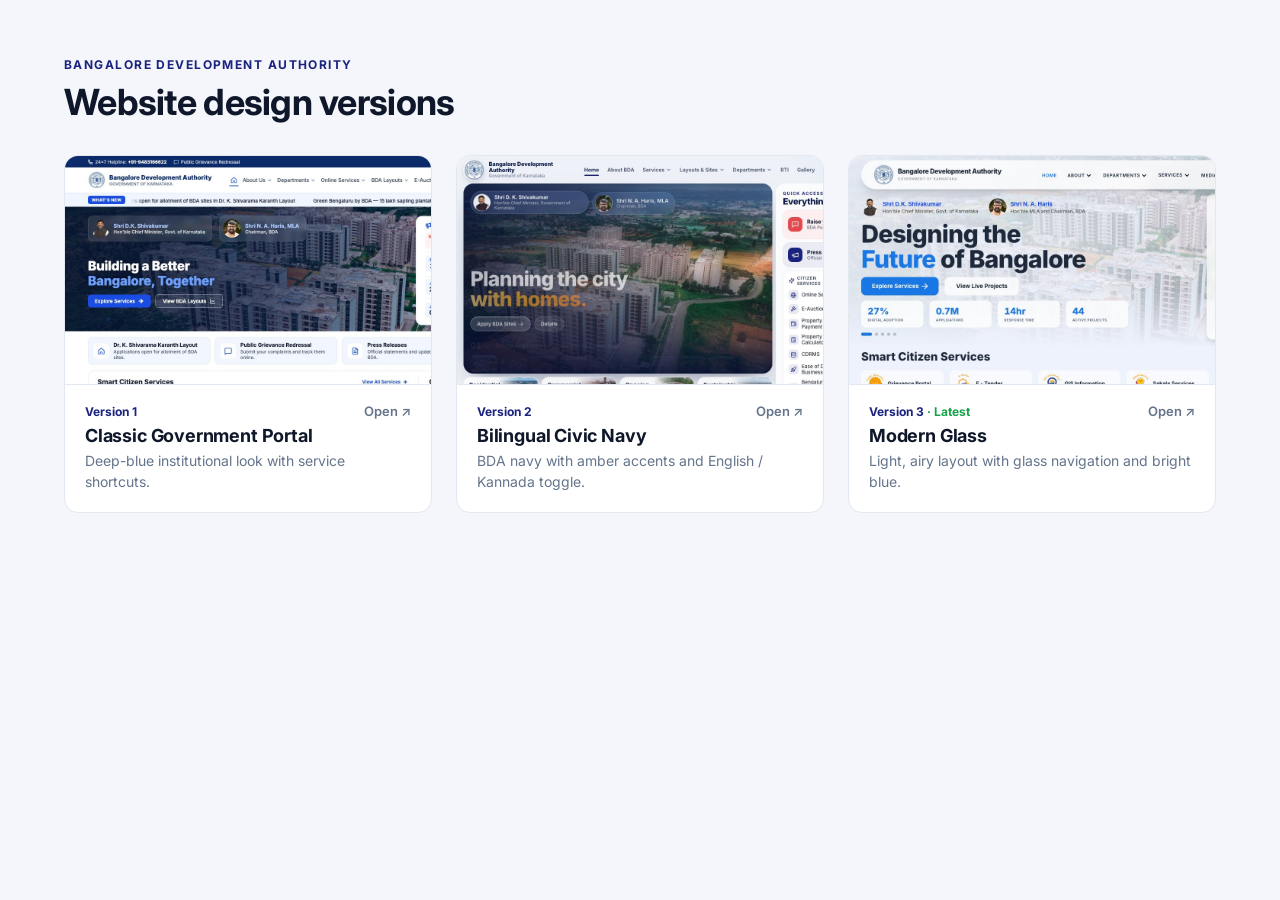
<file: index.html>
<!doctype html>
<html lang="en">
<head>
  <meta charset="utf-8" />
  <meta name="viewport" content="width=device-width, initial-scale=1" />
  <title>BDA Design Versions</title>
  <link rel="preconnect" href="https://fonts.googleapis.com" />
  <link rel="preconnect" href="https://fonts.gstatic.com" crossorigin />
  <link href="https://fonts.googleapis.com/css2?family=Inter:wght@400;600;700&display=swap" rel="stylesheet" />
  <style>
    :root {
      --bg: #f4f6fb;
      --card: #ffffff;
      --ink: #0f172a;
      --muted: #64748b;
      --line: #e2e8f0;
      --accent: #1a237e;
    }
    * { box-sizing: border-box; }
    body {
      margin: 0;
      font-family: Inter, system-ui, -apple-system, sans-serif;
      background: var(--bg);
      color: var(--ink);
      -webkit-font-smoothing: antialiased;
    }
    .wrap { max-width: 1200px; margin: 0 auto; padding: 56px 24px 72px; }

    header { margin-bottom: 32px; }
    .eyebrow { font-size: 12px; font-weight: 700; letter-spacing: .12em; text-transform: uppercase; color: var(--accent); margin: 0 0 8px; }
    h1 { font-size: clamp(28px, 4vw, 36px); line-height: 1.15; margin: 0; letter-spacing: -.02em; }

    .grid { display: grid; grid-template-columns: repeat(auto-fill, minmax(320px, 1fr)); gap: 24px; }

    .card {
      display: block; text-decoration: none; color: inherit;
      background: var(--card); border: 1px solid var(--line); border-radius: 14px; overflow: hidden;
      transition: transform .2s ease, box-shadow .2s ease;
    }
    .card:hover, .card:focus-visible { transform: translateY(-3px); box-shadow: 0 16px 40px rgba(15, 23, 42, .10); }

    .card img {
      display: block; width: 100%; aspect-ratio: 16 / 10;
      object-fit: cover; object-position: top left;
      border-bottom: 1px solid var(--line);
    }

    .meta { padding: 18px 20px 20px; }
    .row { display: flex; align-items: center; justify-content: space-between; gap: 12px; margin-bottom: 6px; }
    .tag { font-size: 12px; font-weight: 700; color: var(--accent); }
    .tag.latest::after { content: " · Latest"; color: #16a34a; }
    .open { font-size: 13px; font-weight: 600; color: var(--muted); }
    .card:hover .open { color: var(--accent); }
    h2 { font-size: 18px; margin: 0 0 4px; letter-spacing: -.01em; }
    p { font-size: 14px; color: var(--muted); line-height: 1.5; margin: 0; }

    @media (max-width: 480px) {
      .wrap { padding: 32px 16px 48px; }
      .grid { grid-template-columns: 1fr; }
    }
  </style>
</head>
<body>
  <div class="wrap">
    <header>
      <p class="eyebrow">Bangalore Development Authority</p>
      <h1>Website design versions</h1>
    </header>

    <main class="grid">
      <a class="card" href="Website/index.html" target="_blank" rel="noopener">
        <img src="previews/Website.jpg" alt="Version 1 homepage" loading="lazy" />
        <div class="meta">
          <div class="row"><span class="tag">Version 1</span><span class="open">Open ↗</span></div>
          <h2>Classic Government Portal</h2>
          <p>Deep-blue institutional look with service shortcuts.</p>
        </div>
      </a>

      <a class="card" href="website-v2/index.html" target="_blank" rel="noopener">
        <img src="previews/website-v2.jpg" alt="Version 2 homepage" loading="lazy" />
        <div class="meta">
          <div class="row"><span class="tag">Version 2</span><span class="open">Open ↗</span></div>
          <h2>Bilingual Civic Navy</h2>
          <p>BDA navy with amber accents and English / Kannada toggle.</p>
        </div>
      </a>

      <a class="card" href="website-v3/index.html" target="_blank" rel="noopener">
        <img src="previews/website-v3.jpg" alt="Version 3 homepage" loading="lazy" />
        <div class="meta">
          <div class="row"><span class="tag latest">Version 3</span><span class="open">Open ↗</span></div>
          <h2>Modern Glass</h2>
          <p>Light, airy layout with glass navigation and bright blue.</p>
        </div>
      </a>
    </main>
  </div>
</body>
</html>
</file>
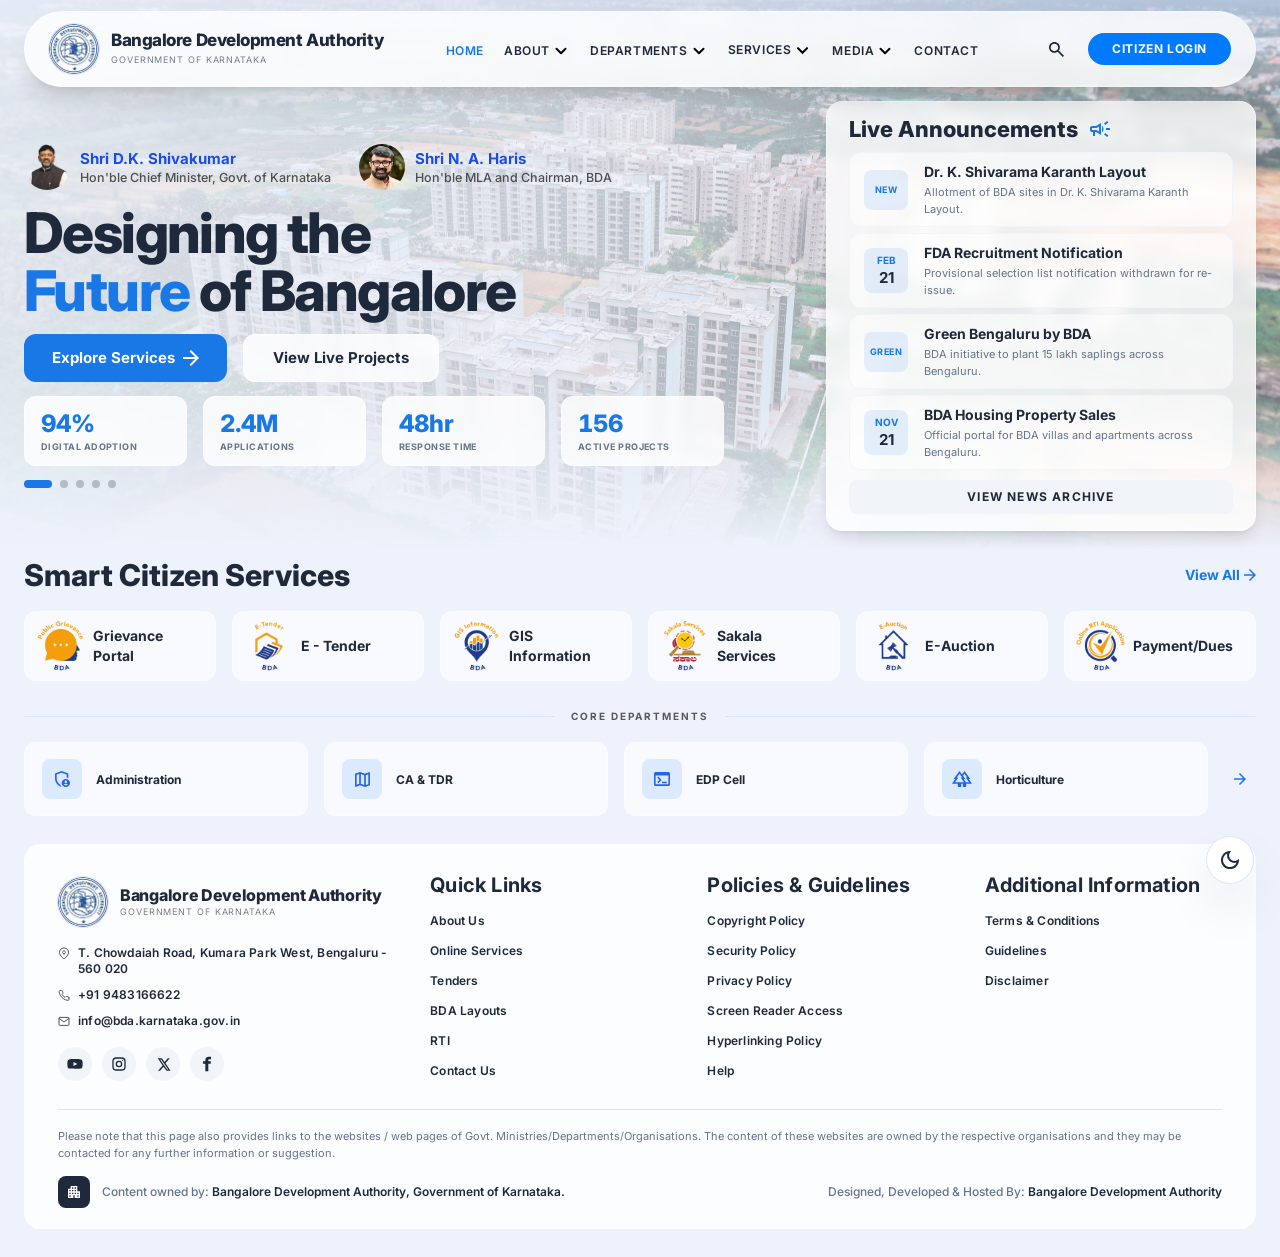
<file: website-v3/index.html>
<!DOCTYPE html>
<html lang="en">
<head>
  <meta charset="UTF-8">
  <meta name="viewport" content="width=device-width, initial-scale=1.0">
  <title>Bangalore Development Authority</title>
  <meta name="description" content="Bangalore Development Authority, Government of Karnataka — pioneering sustainable urban development through data-driven planning and citizen-centric digital infrastructure.">
  <link rel="icon" href="assets/img/bda-logo-hq.png">
  <link rel="preconnect" href="https://fonts.googleapis.com">
  <link rel="preconnect" href="https://fonts.gstatic.com" crossorigin>
  <link href="https://fonts.googleapis.com/css2?family=Inter:wght@400;500;600;700;800&display=swap" rel="stylesheet">
  <link rel="preload" as="image" href="assets/img/hero/hero-1.jpg">
  <link rel="stylesheet" href="styles.css">
  <script>
    // Apply saved theme before paint to avoid a flash
    try { var t = localStorage.getItem('bda-theme'); if (t) document.documentElement.dataset.theme = t; } catch (e) {}
  </script>
</head>
<body>
  <a class="skip-link" href="#main">Skip to content</a>

  <!-- Navigation -->
  <header class="nav-wrap">
    <nav class="nav glass" aria-label="Primary">
      <a href="https://bdakarnataka.in/" class="brand">
        <span class="brand-mark"><img src="assets/img/bda-logo-hq.png" alt="BDA emblem" width="50" height="50"></span>
        <span class="brand-text">
          <span class="brand-title">Bangalore Development Authority</span>
          <span class="brand-sub">Government of Karnataka</span>
        </span>
      </a>

      <ul class="nav-links" id="nav-links">
        <li><a href="https://bdakarnataka.in/" class="nav-link is-active">Home</a></li>

        <li class="has-menu">
          <button class="nav-link" aria-expanded="false" aria-haspopup="true">
            About <img src="assets/icons/chevron-down.svg" alt="" width="18" height="18" class="chev">
          </button>
          <ul class="dropdown glass">
            <li><a href="https://bdakarnataka.in/about-us">About BDA</a></li>
            <li><a href="https://bdakarnataka.in/about-us">Vision &amp; Mission</a></li>
            <li><a href="https://bdakarnataka.in/about-us">Acts &amp; Rules</a></li>
            <li><a href="https://bdakarnataka.in/generalPage?sectionKey=commissioners-corner&amp;title=Commissioner's%20Corner">Commissioner's Corner</a></li>
            <li><a href="https://bdakarnataka.in/generalPage?sectionKey=ease-of-doing-business&amp;title=Ease%20of%20Doing%20Business">Ease of Doing Business</a></li>
            <li><a href="https://bdakarnataka.in/jurisdiction-map">Jurisdiction Map</a></li>
            <li><a href="https://bdakarnataka.in/rti">RTI</a></li>
          </ul>
        </li>

        <li class="has-menu">
          <button class="nav-link" aria-expanded="false" aria-haspopup="true">
            Departments <img src="assets/icons/chevron-down.svg" alt="" width="18" height="18" class="chev">
          </button>
          <ul class="dropdown dropdown-cols glass">
            <li><a href="https://bdakarnataka.in/demo?sectionKey=administration&amp;sectionName=Administration">Administration</a></li>
            <li><a href="https://bdakarnataka.in/demo?sectionKey=ca-tdr&amp;sectionName=CA%20%26%20TDR">CA &amp; TDR</a></li>
            <li><a href="https://bdakarnataka.in/demo?sectionKey=edp-cell&amp;sectionName=EDP%20Cell">EDP Cell</a></li>
            <li><a href="https://bdakarnataka.in/demo?sectionKey=engineering&amp;sectionName=Engineering">Engineering</a></li>
            <li><a href="https://bdakarnataka.in/demo?sectionKey=finance&amp;sectionName=Finance">Finance</a></li>
            <li><a href="https://bdakarnataka.in/demo?sectionKey=forest&amp;sectionName=Forest">Forest</a></li>
            <li><a href="https://bdakarnataka.in/demo?sectionKey=forest-and-horticulture&amp;sectionName=Horticulture">Horticulture</a></li>
            <li><a href="https://bdakarnataka.in/demo?sectionKey=land-acquisition&amp;sectionName=Land%20Acquisition">Land Acquisition</a></li>
            <li><a href="https://bdakarnataka.in/demo?sectionKey=legal-section&amp;sectionName=Law%20Section">Law Section</a></li>
            <li><a href="https://bdakarnataka.in/demo?sectionKey=public-relations-wing&amp;sectionName=Public%20Relation%20Wing">Public Relation Wing</a></li>
            <li><a href="https://bdakarnataka.in/demo?sectionKey=stfvigilance&amp;sectionName=STF%2FVigilance">STF / Vigilance</a></li>
            <li><a href="https://bdakarnataka.in/demo?sectionKey=town-planning&amp;sectionName=Town%20Planning">Town Planning</a></li>
            <li class="dropdown-all"><a href="https://bdakarnataka.in/section-layout">All Departments →</a></li>
          </ul>
        </li>

        <li class="has-menu">
          <button class="nav-link" aria-expanded="false" aria-haspopup="true">
            Services <img src="assets/icons/chevron-down-2.svg" alt="" width="19" height="18.5" class="chev">
          </button>
          <ul class="dropdown dropdown-cols glass">
            <li><a href="https://bdakarnataka.in/online-services">Online Services</a></li>
            <li><a href="https://bdakarnataka.in/tender">Tenders</a></li>
            <li><a href="https://bdakarnataka.in/e-auction">E-Auction</a></li>
            <li><a href="https://bdakarnataka.in/bda-layout">BDA Layouts</a></li>
            <li><a href="https://bdakarnataka.in/casite">CA Site</a></li>
            <li><a href="https://bdakarnataka.in/stray-sites">Stray Sites Details</a></li>
            <li><a href="https://bdakarnataka.in/generalPage?sectionKey=property-tax-payment&amp;title=Property%20Tax%20Payment">Property Tax Payment</a></li>
            <li><a href="https://bdakarnataka.in/ptcalculator">Property Tax Calculator</a></li>
            <li><a href="https://bdakarnataka.in/generalPage?sectionKey=bda-flatsvillas-booking&amp;title=BDA%20Flats%2FVillas">BDA Flats / Villas</a></li>
            <li><a href="https://grievance.bdakarnataka.in/" target="_blank" rel="noopener">Grievance Portal</a></li>
            <li><a href="https://bdakarnataka.in/cdrms/admin/login" target="_blank" rel="noopener">CDRMS</a></li>
            <li><a href="https://bengalurubusinesscorridor.com/" target="_blank" rel="noopener">Bengaluru Business Corridor</a></li>
          </ul>
        </li>

        <li class="has-menu">
          <button class="nav-link" aria-expanded="false" aria-haspopup="true">
            Media <img src="assets/icons/chevron-down.svg" alt="" width="18" height="18" class="chev">
          </button>
          <ul class="dropdown glass">
            <li><a href="https://bdakarnataka.in/news">Latest News &amp; Events</a></li>
            <li><a href="https://bdakarnataka.in/pressrelease">Press Releases</a></li>
            <li><a href="https://bdakarnataka.in/photo-gallery">Photo Gallery</a></li>
          </ul>
        </li>

        <li><a href="https://bdakarnataka.in/contact" class="nav-link">Contact</a></li>

        <li class="has-menu mobile-only">
          <button class="nav-link" aria-expanded="false" aria-haspopup="true">
            Citizen Login <img src="assets/icons/chevron-down.svg" alt="" width="18" height="18" class="chev">
          </button>
          <ul class="dropdown glass">
            <li><a href="https://app.bda.karnataka.gov.in/bdaptax-citizen/login" target="_blank" rel="noopener">Property Tax Portal</a></li>
            <li><a href="https://app.bda.karnataka.gov.in/bdabt-citizen/login" target="_blank" rel="noopener">DSKL Betterment Tax</a></li>
            <li><a href="https://grievance.bdakarnataka.in/" target="_blank" rel="noopener">Grievance Portal</a></li>
            <li><a href="https://housing.bdabangalore.org/" target="_blank" rel="noopener">BDA Housing Portal</a></li>
          </ul>
        </li>
      </ul>

      <div class="nav-actions">
        <button class="icon-btn" id="search-btn" aria-label="Search" aria-expanded="false" aria-controls="search-panel">
          <img src="assets/icons/search.svg" alt="" width="15" height="15" class="ink-icon">
        </button>
        <div class="has-menu login-menu">
          <button class="btn-login" aria-expanded="false" aria-haspopup="true">Citizen Login</button>
          <ul class="dropdown glass dropdown-right">
            <li><a href="https://app.bda.karnataka.gov.in/bdaptax-citizen/login" target="_blank" rel="noopener">Property Tax Portal</a></li>
            <li><a href="https://app.bda.karnataka.gov.in/bdabt-citizen/login" target="_blank" rel="noopener">DSKL Betterment Tax</a></li>
            <li><a href="https://grievance.bdakarnataka.in/" target="_blank" rel="noopener">Grievance Portal</a></li>
            <li><a href="https://housing.bdabangalore.org/" target="_blank" rel="noopener">BDA Housing Portal</a></li>
          </ul>
        </div>
        <button class="menu-toggle" id="menu-toggle" aria-label="Open menu" aria-expanded="false" aria-controls="nav-links">
          <span></span><span></span><span></span>
        </button>
      </div>
    </nav>

    <form class="search-panel glass" id="search-panel" role="search" action="https://www.google.com/search" target="_blank" hidden>
      <input type="hidden" name="q" id="search-q">
      <input type="search" id="search-input" placeholder="Search bdakarnataka.in…" aria-label="Search bdakarnataka.in">
      <button type="submit" class="search-go">Search</button>
    </form>
  </header>

  <!-- Hero band: animated BDA background runs from the very top -->
  <section class="hero-band" id="about">
    <div class="hero-slides" aria-hidden="true">
      <div class="hero-slide is-active" style="background-image:url('assets/img/hero/hero-1.jpg')"></div>
      <div class="hero-slide" style="background-image:url('assets/img/hero/hero-2.jpg')"></div>
      <div class="hero-slide" style="background-image:url('assets/img/hero/hero-3.jpg')"></div>
      <div class="hero-slide" style="background-image:url('assets/img/hero/hero-4.jpg')"></div>
      <div class="hero-slide" style="background-image:url('assets/img/hero/hero-5.jpg')"></div>
      <div class="hero-overlay"></div>
    </div>

    <div class="hero container">
      <div class="hero-left">
        <div class="vip-row">
          <div class="vip-card">
            <img src="assets/img/vip-cm.png" alt="Shri D.K. Shivakumar" width="36" height="36">
            <div>
              <p class="vip-name">Shri D.K. Shivakumar</p>
              <p class="vip-role">Hon'ble Chief Minister, Govt. of Karnataka</p>
            </div>
          </div>
          <div class="vip-card">
            <img src="assets/img/vip-chairman.jpg" alt="Shri N. A. Haris" width="36" height="36">
            <div>
              <p class="vip-name">Shri N. A. Haris</p>
              <p class="vip-role">Hon'ble MLA and Chairman, BDA</p>
            </div>
          </div>
          <img src="assets/icons/line.svg" alt="" width="32" height="32" class="vip-divider">
        </div>

        <h1 class="hero-title">Designing the<br><span class="accent">Future</span> of Bangalore</h1>

        <div class="hero-ctas">
          <a href="https://bdakarnataka.in/online-services" class="btn btn-primary">Explore Services
            <img src="assets/icons/arrow-right.svg" alt="" width="16" height="16"></a>
          <a href="https://bdakarnataka.in/bda-layout" class="btn btn-glass">View Live Projects</a>
        </div>

        <div class="stats">
          <div class="stat glass"><span class="stat-num" data-count="94" data-suffix="%">94%</span><span class="stat-label">Digital Adoption</span></div>
          <div class="stat glass"><span class="stat-num" data-count="2.4" data-suffix="M" data-decimals="1">2.4M</span><span class="stat-label">Applications</span></div>
          <div class="stat glass"><span class="stat-num" data-count="48" data-suffix="hr">48hr</span><span class="stat-label">Response Time</span></div>
          <div class="stat glass"><span class="stat-num" data-count="156">156</span><span class="stat-label">Active Projects</span></div>
        </div>

        <div class="slide-dots" role="tablist" aria-label="Background images">
          <button class="is-active" aria-label="Image 1"></button>
          <button aria-label="Image 2"></button>
          <button aria-label="Image 3"></button>
          <button aria-label="Image 4"></button>
          <button aria-label="Image 5"></button>
        </div>
      </div>

      <aside class="announcements glass" aria-labelledby="ann-title">
        <div class="ann-head">
          <h2 id="ann-title">Live Announcements</h2>
          <img src="assets/icons/megaphone.svg" alt="" width="20" height="16">
        </div>
        <ul class="ann-list">
          <li><a href="https://bdakarnataka.in/shivaramakarnatha-layout" class="ann-item">
            <span class="ann-date ann-date-tag"><span class="m">New</span></span>
            <span class="ann-body"><span class="ann-title">Dr. K. Shivarama Karanth Layout</span><span class="ann-desc">Allotment of BDA sites in Dr. K. Shivarama Karanth Layout.</span></span>
          </a></li>
          <li><a href="https://bdakarnataka.in/news" class="ann-item">
            <span class="ann-date"><span class="m">Feb</span><span class="d">21</span></span>
            <span class="ann-body"><span class="ann-title">FDA Recruitment Notification</span><span class="ann-desc">Provisional selection list notification withdrawn for re-issue.</span></span>
          </a></li>
          <li><a href="https://greenbengalurubybda.in/cr" class="ann-item" target="_blank" rel="noopener">
            <span class="ann-date ann-date-tag"><span class="m">Green</span></span>
            <span class="ann-body"><span class="ann-title">Green Bengaluru by BDA</span><span class="ann-desc">BDA initiative to plant 15 lakh saplings across Bengaluru.</span></span>
          </a></li>
          <li><a href="https://housing.bdabangalore.org/" class="ann-item" target="_blank" rel="noopener">
            <span class="ann-date"><span class="m">Nov</span><span class="d">21</span></span>
            <span class="ann-body"><span class="ann-title">BDA Housing Property Sales</span><span class="ann-desc">Official portal for BDA villas and apartments across Bengaluru.</span></span>
          </a></li>
        </ul>
        <a href="https://bdakarnataka.in/news" class="btn-archive">View News Archive</a>
      </aside>
    </div>
  </section>

  <main class="main container" id="main">
    <!-- Smart Citizen Services -->
    <section class="services" id="services">
      <div class="section-head">
        <h2>Smart Citizen Services</h2>
        <a href="https://bdakarnataka.in/online-services" class="link-more">View All <img src="assets/icons/arrow-right-sm.svg" alt="" width="12" height="12"></a>
      </div>
      <div class="service-grid">
        <a href="https://grievance.bdakarnataka.in/" target="_blank" rel="noopener" class="service glass">
          <span class="service-icon"><img src="assets/img/svc-grievance.png" alt="" width="54" height="54"></span>
          <span class="service-title">Grievance Portal</span>
        </a>
        <a href="https://bdakarnataka.in/tender" class="service glass">
          <span class="service-icon"><img src="assets/img/svc-etender.png" alt="" width="54" height="54"></span>
          <span class="service-title">E - Tender</span>
        </a>
        <a href="https://gisbda.karnataka.gov.in/BDALandManagement/gisapplication/login.jsp" target="_blank" rel="noopener" class="service glass">
          <span class="service-icon"><img src="assets/img/svc-gis.png" alt="" width="54" height="54"></span>
          <span class="service-title">GIS Information</span>
        </a>
        <a href="https://sakala.kar.nic.in/procedure.aspx" target="_blank" rel="noopener" class="service glass">
          <span class="service-icon"><img src="assets/img/svc-sakala.png" alt="" width="54" height="54"></span>
          <span class="service-title">Sakala Services</span>
        </a>
        <a href="https://bdakarnataka.in/e-auction" class="service glass">
          <span class="service-icon"><img src="assets/img/svc-eauction.png" alt="" width="54" height="54"></span>
          <span class="service-title">E-Auction</span>
        </a>
        <a href="https://app.bda.karnataka.gov.in/bdaptax-citizen/login" target="_blank" rel="noopener" class="service glass">
          <span class="service-icon"><img src="assets/img/svc-payment.png" alt="" width="54" height="54"></span>
          <span class="service-title">Payment/Dues</span>
        </a>
      </div>
    </section>

    <!-- Core Departments -->
    <section class="departments" id="departments" aria-labelledby="dept-title">
      <div class="divider-label">
        <span class="rule"></span>
        <h2 id="dept-title"><a href="https://bdakarnataka.in/section-layout">Core Departments</a></h2>
        <span class="rule"></span>
      </div>
      <div class="dept-row">
        <div class="dept-grid" id="dept-grid">
          <a href="https://bdakarnataka.in/demo?sectionKey=administration&amp;sectionName=Administration" class="dept glass"><span class="dept-icon"><img src="assets/icons/dept-admin.svg" alt="" width="15" height="16.667"></span>Administration</a>
          <a href="https://bdakarnataka.in/demo?sectionKey=ca-tdr&amp;sectionName=CA%20%26%20TDR" class="dept glass"><span class="dept-icon"><img src="assets/icons/dept-catdr.svg" alt="" width="15" height="15"></span>CA &amp; TDR</a>
          <a href="https://bdakarnataka.in/demo?sectionKey=edp-cell&amp;sectionName=EDP%20Cell" class="dept glass"><span class="dept-icon"><img src="assets/icons/dept-edp.svg" alt="" width="16.667" height="13.333"></span>EDP Cell</a>
          <a href="https://bdakarnataka.in/demo?sectionKey=forest-and-horticulture&amp;sectionName=Horticulture" class="dept glass"><span class="dept-icon"><img src="assets/icons/dept-horticulture.svg" alt="" width="20" height="16.667"></span>Horticulture</a>
          <a href="https://bdakarnataka.in/demo?sectionKey=engineering&amp;sectionName=Engineering" class="dept glass"><span class="dept-icon"><img src="assets/icons/dept-engineering.svg" alt="" width="15" height="16"></span>Engineering</a>
          <a href="https://bdakarnataka.in/demo?sectionKey=finance&amp;sectionName=Finance" class="dept glass"><span class="dept-icon"><img src="assets/icons/dept-finance.svg" alt="" width="16" height="16"></span>Finance</a>
          <a href="https://bdakarnataka.in/demo?sectionKey=forest&amp;sectionName=Forest" class="dept glass"><span class="dept-icon"><img src="assets/icons/dept-forest.svg" alt="" width="16" height="16"></span>Forest</a>
          <a href="https://bdakarnataka.in/demo?sectionKey=land-acquisition&amp;sectionName=Land%20Acquisition" class="dept glass"><span class="dept-icon"><img src="assets/icons/dept-land.svg" alt="" width="16" height="16"></span>Land Acquisition</a>
          <a href="https://bdakarnataka.in/demo?sectionKey=legal-section&amp;sectionName=Law%20Section" class="dept glass"><span class="dept-icon"><img src="assets/icons/dept-law.svg" alt="" width="16" height="16"></span>Law Section</a>
          <a href="https://bdakarnataka.in/demo?sectionKey=public-relations-wing&amp;sectionName=Public%20Relation%20Wing" class="dept glass"><span class="dept-icon"><img src="assets/icons/dept-pr.svg" alt="" width="16" height="16"></span>Public Relation Wing</a>
          <a href="https://bdakarnataka.in/demo?sectionKey=stfvigilance&amp;sectionName=STF%2FVigilance" class="dept glass"><span class="dept-icon"><img src="assets/icons/dept-vigilance.svg" alt="" width="16" height="16"></span>STF / Vigilance</a>
          <a href="https://bdakarnataka.in/demo?sectionKey=town-planning&amp;sectionName=Town%20Planning" class="dept glass"><span class="dept-icon"><img src="assets/icons/dept-townplanning.svg" alt="" width="16" height="16"></span>Town Planning</a>
        </div>
        <button class="dept-next" id="dept-next" aria-controls="dept-grid" aria-expanded="false" aria-label="Load more departments" title="Load more departments">
          <img src="assets/icons/arrow-next.svg" alt="" width="12" height="12">
        </button>
      </div>
    </section>

    <!-- Footer -->
    <footer class="site-footer glass" id="contact">
      <div class="footer-grid">
        <div class="footer-brand">
          <div class="footer-brand-row">
            <span class="brand-mark"><img src="assets/img/bda-logo-hq.png" alt="" width="50" height="50"></span>
            <div>
              <p class="footer-brand-title">Bangalore Development Authority</p>
              <p class="footer-brand-sub">Government of Karnataka</p>
            </div>
          </div>
          <div class="contact-list">
            <p class="contact-item"><img src="assets/icons/map-pin.svg" alt="" width="12" height="12" class="ink-icon">T. Chowdaiah Road, Kumara Park West, Bengaluru - 560 020</p>
            <a class="contact-item" href="tel:+919483166622"><img src="assets/icons/phone.svg" alt="" width="12" height="12" class="ink-icon">+91 9483166622</a>
            <a class="contact-item" href="mailto:info@bda.karnataka.gov.in"><img src="assets/icons/mail.svg" alt="" width="12" height="12" class="ink-icon">info@bda.karnataka.gov.in</a>
          </div>
          <div class="socials">
            <a href="https://youtube.com/@bangloredevelopmentauthority?si=SiM2NNsbE0dfBKFr" target="_blank" rel="noopener" aria-label="BDA on YouTube">
              <svg viewBox="0 0 24 24" width="16" height="16" fill="currentColor" aria-hidden="true"><path d="M23 7.2a3 3 0 0 0-2.1-2.1C19 4.6 12 4.6 12 4.6s-7 0-8.9.5A3 3 0 0 0 1 7.2 31 31 0 0 0 .5 12a31 31 0 0 0 .5 4.8 3 3 0 0 0 2.1 2.1c1.9.5 8.9.5 8.9.5s7 0 8.9-.5a3 3 0 0 0 2.1-2.1 31 31 0 0 0 .5-4.8 31 31 0 0 0-.5-4.8zM9.75 15.02V8.98L15.5 12z"/></svg>
            </a>
            <a href="https://www.instagram.com/bangaloredevelopmentauthority?igsh=aGNkbW5wbWhoeGE1" target="_blank" rel="noopener" aria-label="BDA on Instagram">
              <svg viewBox="0 0 24 24" width="16" height="16" fill="none" stroke="currentColor" stroke-width="2" aria-hidden="true"><rect x="3" y="3" width="18" height="18" rx="5"/><circle cx="12" cy="12" r="4"/><circle cx="17.5" cy="6.5" r="1" fill="currentColor" stroke="none"/></svg>
            </a>
            <a href="https://x.com/BDAOfficialGok?t=WC4ibXjGuLCvAiCDOw3CEA&amp;s=09" target="_blank" rel="noopener" aria-label="BDA on X">
              <svg viewBox="0 0 24 24" width="15" height="15" fill="currentColor" aria-hidden="true"><path d="M18.9 2H22l-6.8 7.8L23.2 22h-6.3l-4.9-6.4L6.4 22H3.3l7.3-8.3L2.9 2h6.4l4.4 5.9zm-1.1 18h1.7L8.3 3.9H6.5z"/></svg>
            </a>
            <a href="https://www.facebook.com/share/17GYcFFjKm/" target="_blank" rel="noopener" aria-label="BDA on Facebook">
              <svg viewBox="0 0 24 24" width="16" height="16" fill="currentColor" aria-hidden="true"><path d="M14 8V6.1c0-.9.2-1.4 1.6-1.4H18V1.2A31 31 0 0 0 14.6 1C11.4 1 9.5 2.9 9.5 6.3V8H6v3.8h3.5V23H14V11.8h3.4L18 8z"/></svg>
            </a>
          </div>
        </div>

        <div class="footer-col">
          <h2>Quick Links</h2>
          <ul>
            <li><a href="https://bdakarnataka.in/about-us">About Us</a></li>
            <li><a href="https://bdakarnataka.in/online-services">Online Services</a></li>
            <li><a href="https://bdakarnataka.in/tender">Tenders</a></li>
            <li><a href="https://bdakarnataka.in/bda-layout">BDA Layouts</a></li>
            <li><a href="https://bdakarnataka.in/rti">RTI</a></li>
            <li><a href="https://bdakarnataka.in/contact">Contact Us</a></li>
          </ul>
        </div>

        <div class="footer-col">
          <h2>Policies &amp; Guidelines</h2>
          <ul>
            <li><button type="button" data-modal="copyright-modal">Copyright Policy</button></li>
            <li><a href="https://bdakarnataka.in/" target="_blank" rel="noopener">Security Policy</a></li>
            <li><a href="https://bdakarnataka.in/" target="_blank" rel="noopener">Privacy Policy</a></li>
            <li><a href="https://bdakarnataka.in/" target="_blank" rel="noopener">Screen Reader Access</a></li>
            <li><a href="https://bdakarnataka.in/" target="_blank" rel="noopener">Hyperlinking Policy</a></li>
            <li><a href="https://bdakarnataka.in/" target="_blank" rel="noopener">Help</a></li>
          </ul>
        </div>

        <div class="footer-col">
          <h2>Additional Information</h2>
          <ul>
            <li><a href="https://bdakarnataka.in/" target="_blank" rel="noopener">Terms &amp; Conditions</a></li>
            <li><a href="https://bdakarnataka.in/" target="_blank" rel="noopener">Guidelines</a></li>
            <li><a href="https://bdakarnataka.in/" target="_blank" rel="noopener">Disclaimer</a></li>
          </ul>
          <div class="visitor" id="visitor" hidden>
            <span class="visitor-num" id="visitor-num">—</span>
            <span class="visitor-label">Today's Visitor Count</span>
          </div>
        </div>
      </div>

      <p class="footer-note">Please note that this page also provides links to the websites / web pages of Govt. Ministries/Departments/Organisations. The content of these websites are owned by the respective organisations and they may be contacted for any further information or suggestion.</p>

      <div class="footer-bottom">
        <div class="footer-left">
          <span class="footer-mark"><img src="assets/icons/footer-building.svg" alt="" width="12" height="12"></span>
          <p>Content owned by: <strong>Bangalore Development Authority, Government of Karnataka.</strong></p>
        </div>
        <p class="footer-credit">Designed, Developed &amp; Hosted By: <strong>Bangalore Development Authority</strong></p>
      </div>
    </footer>
  </main>

  <!-- Copyright policy (text from bdakarnataka.in) -->
  <dialog class="modal" id="copyright-modal" aria-labelledby="copyright-title">
    <div class="modal-head">
      <h2 id="copyright-title">Copyright Policy</h2>
      <button type="button" class="modal-close" data-close aria-label="Close">×</button>
    </div>
    <div class="modal-body">
      <h3>Copyright policy (if the published information is available free of any charge)</h3>
      <ol>
        <li>Information featured on this website can be re-published in any media form free of any charge only with prior permission from us (CeG) or concerned respective authority which is owning the website, through email.</li>
        <li>Information can be republished as it is available and not to be used in a distorted or misleading manner.</li>
        <li>Where the material is being published or suggested to others, the source must be prominently acknowledged.</li>
        <li>However, the permission to reproduce this material does not extend to any material on this site, which is explicitly identified as being the copyright of a third party.</li>
      </ol>
      <h3>Copyright policy (if there is a provision to reuse published information)</h3>
      <ol>
        <li>The information published on the website comes under copyright policy and obtaining authorization for their republish is a pre-requisite.</li>
        <li>To get permission one can mail to <a href="mailto:info@bda.karnataka.gov.in">info@bda.karnataka.gov.in</a></li>
      </ol>
    </div>
  </dialog>

  <button class="theme-toggle" id="theme-toggle" aria-label="Toggle dark mode">
    <img src="assets/icons/moon.svg" alt="" width="18" height="18" class="ink-icon">
  </button>

  <script src="script.js"></script>
</body>
</html>
</file>
<file: website-v3/styles.css>
/* =========================================================
   BDA landing page — Figma "BDA landing pages V9" (221:2)
   ========================================================= */

:root {
  --bg: #edf2fc;
  --ink: #1e293b;
  --ink-2: #475569;
  --muted: #64748b;
  --muted-2: #94a3b8;
  --label: #595959;
  --vip-role: #4e4e4e;
  --primary: #1978e5;
  --primary-nav: #007aff;
  --primary-soft: rgba(25, 120, 229, 0.1);
  --dept-bg: #dbeafe;
  --rule: #dbe4f3;
  --chip: #f1f5f9;

  --glass: rgba(255, 255, 255, 0.6);
  --glass-strong: rgba(255, 255, 255, 0.8);
  --glass-solid: rgba(255, 255, 255, 0.96);
  --glass-border: rgba(255, 255, 255, 0.4);
  --item-bg: rgba(255, 255, 255, 0.55);
  --tint: 237, 242, 252;
  --fab-bg: #ffffff;

  --shadow-lg: 0 10px 15px -3px rgba(0, 0, 0, 0.1), 0 4px 6px -4px rgba(0, 0, 0, 0.1);
  --shadow-xl: 0 20px 25px -5px rgba(0, 0, 0, 0.1), 0 8px 10px -6px rgba(0, 0, 0, 0.1);
  --shadow-2xl: 0 25px 50px -12px rgba(0, 0, 0, 0.25);

  --icon-invert: 0;
  --maxw: 1440px;
  --gutter: 32px;
  --nav-h: 76px;
}

:root[data-theme="dark"] {
  --bg: #0b1220;
  --ink: #e2e8f0;
  --ink-2: #cbd5e1;
  --muted: #94a3b8;
  --muted-2: #7c8aa0;
  --label: #94a3b8;
  --vip-role: #94a3b8;
  --primary: #4b9bff;
  --primary-soft: rgba(75, 155, 255, 0.15);
  --dept-bg: #1e3a8a;
  --rule: #1e293b;
  --chip: #1e293b;

  --glass: rgba(15, 23, 42, 0.62);
  --glass-strong: rgba(15, 23, 42, 0.82);
  --glass-solid: rgba(15, 23, 42, 0.97);
  --glass-border: rgba(148, 163, 184, 0.15);
  --item-bg: rgba(30, 41, 59, 0.55);
  --tint: 11, 18, 32;
  --fab-bg: #1e293b;
  --icon-invert: 1;
}

*,
*::before,
*::after { box-sizing: border-box; }

html { scroll-behavior: smooth; scroll-padding-top: 96px; }

body {
  margin: 0;
  font-family: "Inter", system-ui, -apple-system, "Segoe UI", sans-serif;
  color: var(--ink);
  background: var(--bg);
  -webkit-font-smoothing: antialiased;
  min-height: 100vh;
  transition: background-color .3s ease, color .3s ease;
}

p, h1, h2, h3, h4, ul, ol { margin: 0; padding: 0; }
ul { list-style: none; }
a { color: inherit; text-decoration: none; }
button { font: inherit; color: inherit; background: none; border: 0; cursor: pointer; padding: 0; }
img { display: block; }

.ink-icon,
.chev { filter: invert(var(--icon-invert)); }

:focus-visible { outline: 2px solid var(--primary); outline-offset: 2px; border-radius: 6px; }

.skip-link {
  position: absolute; left: 16px; top: -48px; z-index: 100;
  background: var(--primary); color: #fff; padding: 8px 14px; border-radius: 8px;
}
.skip-link:focus { top: 12px; }

.container {
  width: 100%;
  max-width: var(--maxw);
  margin: 0 auto;
  padding-left: var(--gutter);
  padding-right: var(--gutter);
}

.glass {
  background: var(--glass);
  border: 1px solid var(--glass-border);
  -webkit-backdrop-filter: blur(6px);
  backdrop-filter: blur(6px);
}

/* ---------- Navigation ---------- */
.nav-wrap {
  position: fixed;
  top: 11px;
  left: 50%;
  transform: translateX(-50%);
  width: min(calc(100% - 2 * var(--gutter)), calc(var(--maxw) - 2 * var(--gutter)));
  z-index: 50;
}

.nav {
  display: flex;
  align-items: center;
  justify-content: space-between;
  gap: 24px;
  min-height: var(--nav-h);
  padding: 12px 33px;
  border-radius: 9999px;
  background: var(--glass-strong);
  -webkit-backdrop-filter: blur(10px);
  backdrop-filter: blur(10px);
  box-shadow: var(--shadow-xl);
}

.brand { display: flex; align-items: center; gap: 12px; min-width: 0; flex: 0 1 auto; }
.brand-mark {
  flex: none;
  width: 50px; height: 50px;
  border-radius: 9999px;
  background: #fff;
  display: grid; place-items: center;
  overflow: hidden;
  box-shadow: 0 0 0 1px rgba(30, 64, 175, .12);
}
.brand-mark img { width: 100%; height: 100%; object-fit: contain; }
.brand-text { display: flex; flex-direction: column; gap: 4px; min-width: 0; }
.brand-title {
  font-weight: 800; font-size: 17px; line-height: 18px; letter-spacing: -0.45px;
  white-space: nowrap;
}
.brand-sub {
  font-size: 9px; line-height: 13.5px; letter-spacing: 0.9px; text-transform: uppercase;
  opacity: .6;
}

.nav-links { display: flex; align-items: center; gap: 28px; }
.nav-link {
  display: inline-flex; align-items: center; gap: 2px;
  font-weight: 600; font-size: 12px; line-height: 16px; letter-spacing: 0.6px;
  text-transform: uppercase;
  color: var(--ink);
  white-space: nowrap;
  transition: color .2s ease;
}
.nav-link:hover,
.nav-link.is-active { color: var(--primary); }
.chev { transition: transform .2s ease; }
.mobile-only { display: none; }

.has-menu { position: relative; }
.dropdown {
  position: absolute;
  top: calc(100% + 22px);
  left: -16px;
  z-index: 5;
  min-width: 230px;
  padding: 8px;
  border-radius: 14px;
  background: var(--glass-solid);
  -webkit-backdrop-filter: blur(14px);
  backdrop-filter: blur(14px);
  box-shadow: var(--shadow-xl);
  opacity: 0; visibility: hidden; transform: translateY(-6px);
  transition: opacity .18s ease, transform .18s ease, visibility .18s;
}
.dropdown::before { /* hover bridge */
  content: ""; position: absolute; left: 0; right: 0; top: -22px; height: 22px;
}
.dropdown-cols { display: grid; grid-template-columns: repeat(2, minmax(190px, 1fr)); min-width: 420px; }
.dropdown-right { left: auto; right: 0; }
.dropdown-all { grid-column: 1 / -1; border-top: 1px solid var(--rule); margin-top: 4px; padding-top: 4px; }
.dropdown-all a { color: var(--primary); }
.dropdown a {
  display: block; padding: 9px 12px; border-radius: 8px;
  font-size: 13px; font-weight: 600; line-height: 18px;
  transition: background-color .15s ease, color .15s ease;
}
.dropdown a:hover { background: var(--primary-soft); color: var(--primary); }

.has-menu.is-open > .dropdown { opacity: 1; visibility: visible; transform: none; }
.has-menu.is-open .chev { transform: rotate(180deg); }
@media (hover: hover) and (min-width: 1101px) {
  .has-menu:hover > .dropdown { opacity: 1; visibility: visible; transform: none; }
  .has-menu:hover .chev { transform: rotate(180deg); }
}

.nav-actions { display: flex; align-items: center; gap: 16px; flex: none; }
.icon-btn {
  padding: 8px; border-radius: 9999px; display: grid; place-items: center;
  transition: background-color .2s ease;
}
.icon-btn:hover { background: var(--primary-soft); }
.btn-login {
  background: var(--primary-nav); color: #fff;
  padding: 8px 24px; border-radius: 9999px;
  font-weight: 700; font-size: 12px; line-height: 16px; letter-spacing: 0.6px; text-transform: uppercase;
  white-space: nowrap;
  transition: filter .2s ease, transform .2s ease;
}
.btn-login:hover { filter: brightness(1.08); transform: translateY(-1px); }

.menu-toggle { display: none; width: 36px; height: 36px; border-radius: 9999px; flex-direction: column; justify-content: center; align-items: center; gap: 4px; }
.menu-toggle span { width: 18px; height: 2px; border-radius: 2px; background: var(--ink); transition: transform .2s ease, opacity .2s ease; }
.menu-toggle[aria-expanded="true"] span:nth-child(1) { transform: translateY(6px) rotate(45deg); }
.menu-toggle[aria-expanded="true"] span:nth-child(2) { opacity: 0; }
.menu-toggle[aria-expanded="true"] span:nth-child(3) { transform: translateY(-6px) rotate(-45deg); }

.search-panel {
  display: flex; gap: 8px;
  margin: 10px 0 0 auto;
  max-width: 520px;
  padding: 6px;
  border-radius: 9999px;
  background: var(--glass-solid);
  box-shadow: var(--shadow-lg);
}
.search-panel[hidden] { display: none; }
.search-panel input[type="search"] {
  flex: 1; min-width: 0; border: 0; outline: 0; background: transparent;
  padding: 10px 18px; font: inherit; font-size: 14px; color: var(--ink);
}
.search-go {
  background: var(--primary-nav); color: #fff; border-radius: 9999px;
  padding: 8px 18px; font-weight: 700; font-size: 12px; letter-spacing: .6px; text-transform: uppercase;
}

/* ---------- Hero band (animated background from page top) ---------- */
.hero-band {
  position: relative;
  isolation: isolate;
  padding-top: calc(11px + var(--nav-h) + 14px);
  padding-bottom: 18px;
  overflow: hidden;
}
.hero-slides { position: absolute; inset: 0; z-index: -1; }
.hero-slide {
  position: absolute; inset: 0;
  background-size: cover; background-position: center;
  opacity: 0;
  transform: scale(1.08);
  transition: opacity 1.6s ease;
}
.hero-slide.is-active {
  opacity: 1;
  animation: kenburns 9s ease-out forwards;
}
.hero-slide:nth-child(even).is-active { animation-name: kenburns-alt; }
@keyframes kenburns {
  from { transform: scale(1.12) translate3d(1.5%, 1%, 0); }
  to   { transform: scale(1.0) translate3d(0, 0, 0); }
}
@keyframes kenburns-alt {
  from { transform: scale(1.0) translate3d(-1%, 0, 0); }
  to   { transform: scale(1.12) translate3d(1%, -1.5%, 0); }
}
.hero-overlay {
  position: absolute; inset: 0;
  background:
    linear-gradient(90deg, rgba(var(--tint), .93) 0%, rgba(var(--tint), .82) 42%, rgba(var(--tint), .45) 100%),
    linear-gradient(180deg, rgba(var(--tint), .35) 0%, rgba(var(--tint), 0) 30%, rgba(var(--tint), 0) 70%, var(--bg) 100%);
}

.hero {
  display: grid;
  grid-template-columns: minmax(0, 1fr) 470px;
  align-items: center;
  gap: 40px;
}
.hero-left { display: flex; flex-direction: column; gap: 14px; min-width: 0; }

.vip-row { display: flex; align-items: center; gap: 12px 28px; flex-wrap: wrap; }
.vip-card { display: flex; align-items: center; gap: 10px; }
.vip-card img { width: 46px; height: 46px; border-radius: 9999px; object-fit: cover; }
.vip-name { font-weight: 700; font-size: 15px; line-height: 20px; color: #1a4ce6; white-space: nowrap; }
:root[data-theme="dark"] .vip-name { color: var(--primary); }
.vip-role { font-weight: 500; font-size: 12.5px; line-height: 17px; color: var(--vip-role); white-space: nowrap; }
.vip-divider { width: 0; height: 32px; margin-left: 8px; }

.hero-title {
  font-weight: 800; font-size: 64px; line-height: 66px; letter-spacing: -1.6px;
  color: var(--ink);
}
.accent { color: var(--primary); }

.hero-ctas { display: flex; gap: 16px; flex-wrap: wrap; }
.btn {
  display: inline-flex; align-items: center; justify-content: center; gap: 8px;
  padding: 12px 28px; border-radius: 12px;
  font-weight: 700; font-size: 15px; line-height: 22px;
  transition: transform .2s ease, box-shadow .2s ease, filter .2s ease;
}
.btn-primary { background: var(--primary); color: #fff; }
.btn-primary:hover { transform: translateY(-2px); box-shadow: 0 10px 20px -6px rgba(25, 120, 229, .55); }
.btn-primary img { transition: transform .2s ease; }
.btn-primary:hover img { transform: translateX(3px); }
.btn-glass {
  padding: 12px 29px;
  background: var(--glass-strong); border: 1px solid var(--glass-border);
  -webkit-backdrop-filter: blur(6px); backdrop-filter: blur(6px);
  color: var(--ink);
}
.btn-glass:hover { transform: translateY(-2px); box-shadow: var(--shadow-lg); }

.stats { display: grid; grid-template-columns: repeat(4, minmax(0, 1fr)); gap: 16px; max-width: 700px; }
.stat { padding: 11px 16px; border-radius: 12px; display: flex; flex-direction: column; background: var(--glass-strong); }
.stat-num { font-weight: 800; font-size: 24px; line-height: 32px; color: var(--primary); font-variant-numeric: tabular-nums; }
.stat-label {
  font-weight: 700; font-size: 9px; line-height: 13.5px; letter-spacing: 0.45px;
  text-transform: uppercase; color: var(--muted);
}

.slide-dots { display: flex; gap: 8px; }
.slide-dots button {
  width: 8px; height: 8px; border-radius: 9999px;
  background: rgba(30, 41, 59, .25);
  transition: width .3s ease, background-color .3s ease;
}
:root[data-theme="dark"] .slide-dots button { background: rgba(226, 232, 240, .3); }
.slide-dots button.is-active { width: 28px; background: var(--primary); }

/* Announcements */
.announcements {
  padding: 12px 22px 16px;
  border-radius: 16px;
  background: var(--glass-strong);
  box-shadow: var(--shadow-lg);
  display: flex; flex-direction: column;
}
.ann-head { display: flex; align-items: center; gap: 12px; padding-bottom: 8px; }
.ann-head h2 { font-weight: 800; font-size: 22px; line-height: 30px; }
.ann-list { display: flex; flex-direction: column; gap: 6px; }
.ann-item {
  display: flex; align-items: center; gap: 16px;
  padding: 9px 14px; border-radius: 12px;
  background: var(--item-bg); border: 1px solid var(--chip);
  transition: transform .2s ease, border-color .2s ease, box-shadow .2s ease;
}
.ann-item:hover { transform: translateX(4px); border-color: var(--primary-soft); box-shadow: var(--shadow-lg); }
.ann-date {
  flex: none; width: 44px; min-height: 40px;
  display: flex; flex-direction: column; align-items: center; justify-content: center;
  padding: 5px 0; border-radius: 8px; background: var(--primary-soft);
}
.ann-date .m { font-weight: 700; font-size: 10px; line-height: 15px; color: var(--primary); text-transform: uppercase; }
.ann-date .d { font-weight: 700; font-size: 15px; line-height: 20px; }
.ann-date-tag .m { font-size: 9px; letter-spacing: .4px; }
.ann-body { display: flex; flex-direction: column; gap: 2px; min-width: 0; }
.ann-title { font-weight: 700; font-size: 14px; line-height: 20px; }
.ann-desc { font-size: 11px; line-height: 16.5px; color: var(--muted); }
.btn-archive {
  display: block; text-align: center;
  margin-top: 10px;
  padding: 9px; border-radius: 8px; background: var(--chip);
  font-weight: 700; font-size: 12px; line-height: 16px; letter-spacing: 1.2px; text-transform: uppercase;
  transition: background-color .2s ease, color .2s ease;
}
.btn-archive:hover { background: var(--primary-soft); color: var(--primary); }

/* ---------- Main ---------- */
.main {
  display: flex;
  flex-direction: column;
  gap: 28px;
  padding-top: 8px;
  padding-bottom: 28px;
}

/* ---------- Services ---------- */
.services { display: flex; flex-direction: column; gap: 18px; }
.section-head { display: flex; align-items: center; justify-content: space-between; gap: 16px; }
.section-head h2 { font-weight: 800; font-size: 30px; line-height: 36px; }
.link-more {
  display: inline-flex; align-items: center; gap: 4px;
  font-weight: 700; font-size: 14px; line-height: 20px; color: var(--primary);
  white-space: nowrap;
}
.link-more img { transition: transform .2s ease; }
.link-more:hover img { transform: translateX(3px); }

.service-grid { display: grid; grid-template-columns: repeat(6, minmax(0, 1fr)); gap: 16px; }
.service {
  padding: 14px 16px;
  border-radius: 12px;
  display: flex; align-items: center; gap: 12px;
  transition: transform .2s ease, box-shadow .2s ease, background-color .2s ease;
}
.service:hover { transform: translateY(-4px); box-shadow: var(--shadow-lg); background: var(--glass-strong); }
.service-icon {
  width: 40px; height: 40px; border-radius: 8px;
  flex: none;
  display: flex; align-items: center; justify-content: center;
}
.service-icon img { width: 54px; height: 54px; max-width: none; object-fit: cover; flex: none; }
.service-title { font-weight: 700; font-size: 14px; line-height: 20px; }

/* ---------- Departments ---------- */
.departments { display: flex; flex-direction: column; gap: 18px; }
.divider-label { display: flex; align-items: center; gap: 16px; }
.divider-label .rule { flex: 1; height: 1px; background: var(--rule); }
.divider-label h2 {
  font-weight: 700; font-size: 10px; line-height: 15px; letter-spacing: 2px;
  text-transform: uppercase; color: var(--label);
}
.divider-label h2 a:hover { color: var(--primary); }
.dept-row { display: flex; align-items: flex-start; gap: 16px; }
.dept-grid {
  flex: 1; min-width: 0;
  display: grid; grid-template-columns: repeat(6, minmax(0, 1fr)); gap: 16px;
}
.dept {
  height: 74px;
  display: flex; align-items: center; gap: 14px;
  padding: 17px; border-radius: 12px;
  font-weight: 700; font-size: 12px; line-height: 15px;
  transition: transform .2s ease, box-shadow .2s ease;
}
.dept:hover { transform: translateY(-3px); box-shadow: var(--shadow-lg); }
.dept.is-hidden { display: none; }
.dept.is-entering { animation: dept-in .4s ease both; }
@keyframes dept-in {
  from { opacity: 0; transform: translateY(10px) scale(.98); }
  to   { opacity: 1; transform: none; }
}
.dept-icon {
  flex: none; width: 40px; height: 40px; border-radius: 8px;
  background: var(--dept-bg);
  display: grid; place-items: center;
}
:root[data-theme="dark"] .dept-icon img { filter: brightness(1.8) saturate(.6); }
.dept-next {
  flex: none; width: 32px; height: 74px; border-radius: 9999px;
  display: grid; place-items: center;
  transition: background-color .2s ease;
}
.dept-next img { transition: transform .3s ease; }
.dept-next:hover { background: var(--primary-soft); }
.dept-next:hover img { transform: translateX(2px); }
.dept-next[aria-expanded="true"] img { transform: rotate(-90deg); }
.dept-next[aria-expanded="true"]:hover img { transform: rotate(-90deg) translateX(2px); }

/* ---------- Footer ---------- */
.site-footer {
  border-radius: 16px;
  padding: 32px 33px 20px;
  background: var(--glass-strong);
  -webkit-backdrop-filter: none; backdrop-filter: none;
}
.footer-grid {
  display: grid;
  grid-template-columns: minmax(260px, 1.4fr) repeat(3, minmax(0, 1fr));
  gap: 40px;
}
.footer-brand-row { display: flex; align-items: center; gap: 12px; margin-bottom: 18px; }
.footer-brand-title { font-weight: 800; font-size: 16px; line-height: 20px; letter-spacing: -0.3px; }
.footer-brand-sub { font-size: 9px; line-height: 13.5px; letter-spacing: .9px; text-transform: uppercase; opacity: .6; }
.contact-list { display: flex; flex-direction: column; gap: 10px; }
.contact-item {
  display: flex; align-items: flex-start; gap: 8px;
  font-weight: 600; font-size: 12px; line-height: 16px; letter-spacing: 0.2px;
}
.contact-item img { flex: none; margin-top: 2px; }
a.contact-item:hover { color: var(--primary); }
.socials { display: flex; gap: 10px; margin-top: 18px; }
.socials a {
  width: 34px; height: 34px; border-radius: 9999px;
  display: grid; place-items: center;
  background: var(--chip); color: var(--ink);
  transition: background-color .2s ease, color .2s ease, transform .2s ease;
}
.socials a:hover { background: var(--primary); color: #fff; transform: translateY(-2px); }

.footer-col h2 {
  font-weight: 700; font-size: 20px; line-height: 16px; letter-spacing: 0.2px;
  margin-bottom: 16px;
}
.footer-col ul { display: flex; flex-direction: column; gap: 10px; }
.footer-col a, .footer-col button {
  font-weight: 600; font-size: 12px; line-height: 16px; letter-spacing: 0.2px;
  text-align: left;
  transition: color .2s ease;
}
.footer-col a:hover, .footer-col button:hover { color: var(--primary); }

.visitor {
  margin-top: 20px; padding: 12px 14px; border-radius: 12px;
  background: var(--primary-soft);
  display: flex; flex-direction: column;
}
.visitor[hidden] { display: none; }
.visitor-num { font-weight: 800; font-size: 22px; line-height: 28px; color: var(--primary); font-variant-numeric: tabular-nums; }
.visitor-label { font-weight: 700; font-size: 9px; letter-spacing: .45px; text-transform: uppercase; color: var(--muted); }

.footer-note {
  margin-top: 28px; padding-top: 18px;
  border-top: 1px solid var(--rule);
  font-size: 11px; line-height: 17px; color: var(--muted);
}
.footer-bottom {
  display: flex; align-items: center; justify-content: space-between; gap: 12px 24px; flex-wrap: wrap;
  margin-top: 14px;
}
.footer-left { display: flex; align-items: center; gap: 12px; }
.footer-mark {
  flex: none; width: 32px; height: 32px; border-radius: 8px;
  background: #1e293b; display: grid; place-items: center;
}
.footer-left p, .footer-credit { font-weight: 500; font-size: 12px; line-height: 16px; color: var(--muted); }
.footer-left strong, .footer-credit strong { color: var(--ink); font-weight: 600; }

/* ---------- Modal ---------- */
.modal {
  width: min(640px, calc(100% - 32px));
  max-height: min(80vh, 720px);
  padding: 0; border: 1px solid var(--glass-border); border-radius: 16px;
  background: var(--glass-solid); color: var(--ink);
  box-shadow: var(--shadow-2xl);
}
.modal::backdrop { background: rgba(15, 23, 42, .45); -webkit-backdrop-filter: blur(3px); backdrop-filter: blur(3px); }
.modal[open] { animation: modal-in .2s ease; }
@keyframes modal-in { from { opacity: 0; transform: translateY(10px); } to { opacity: 1; transform: none; } }
.modal-head {
  position: sticky; top: 0;
  display: flex; align-items: center; justify-content: space-between;
  padding: 18px 24px; border-bottom: 1px solid var(--rule); background: inherit;
}
.modal-head h2 { font-size: 20px; font-weight: 800; }
.modal-close { font-size: 26px; line-height: 1; width: 36px; height: 36px; border-radius: 9999px; }
.modal-close:hover { background: var(--primary-soft); color: var(--primary); }
.modal-body { padding: 20px 24px 24px; font-size: 14px; line-height: 22px; color: var(--ink-2); }
.modal-body h3 { font-size: 14px; font-weight: 700; color: var(--ink); margin: 4px 0 8px; }
.modal-body ol { padding-left: 20px; margin-bottom: 16px; display: grid; gap: 6px; }
.modal-body a { color: var(--primary); font-weight: 600; }

/* ---------- Theme toggle ---------- */
.theme-toggle {
  position: fixed; right: 26px; bottom: 16px; z-index: 40;
  width: 48px; height: 48px; border-radius: 9999px;
  background: var(--fab-bg); border: 1px solid var(--rule);
  display: grid; place-items: center;
  box-shadow: var(--shadow-2xl);
  transition: transform .2s ease;
}
.theme-toggle:hover { transform: rotate(-15deg) scale(1.05); }

/* ---------- Reveal on scroll ---------- */
.reveal { opacity: 0; transform: translateY(16px); transition: opacity .6s ease, transform .6s ease; }
.reveal.is-visible { opacity: 1; transform: none; }

@media (prefers-reduced-motion: reduce) {
  *, *::before, *::after { transition: none !important; animation: none !important; }
  html { scroll-behavior: auto; }
  .reveal { opacity: 1; transform: none; }
  .hero-slide { transform: none; }
}

/* =========================================================
   Responsive
   ========================================================= */
@media (min-width: 1360px) {
  .ann-desc { white-space: nowrap; overflow: hidden; text-overflow: ellipsis; }
}

@media (max-width: 1280px) {
  :root { --gutter: 24px; }
  .hero { grid-template-columns: minmax(0, 1fr) 430px; gap: 32px; }
  .hero-title { font-size: 56px; line-height: 58px; }
  .nav { padding: 12px 24px; }
  .nav-links { gap: 20px; }
  .dept-grid { grid-template-columns: repeat(4, minmax(0, 1fr)); }
}

@media (max-width: 1100px) {
  .menu-toggle { display: inline-flex; }
  .mobile-only { display: block; }
  .nav { border-radius: 24px; flex-wrap: wrap; row-gap: 0; }
  .brand { flex: 1 1 0; }
  .nav-links {
    order: 3; width: 100%;
    flex-direction: column; align-items: stretch; gap: 0;
    max-height: 0; overflow: hidden;
    transition: max-height .3s ease;
  }
  .nav.is-open .nav-links { max-height: 75vh; overflow-y: auto; padding-top: 8px; }
  .nav-links > li { border-top: 1px solid var(--rule); }
  .nav-link { width: 100%; padding: 14px 4px; justify-content: space-between; }
  .nav-links .dropdown {
    position: static; display: none; opacity: 1; visibility: visible; transform: none;
    box-shadow: none; background: transparent; padding: 0 0 8px 8px; min-width: 0;
    -webkit-backdrop-filter: none; backdrop-filter: none; border: 0;
  }
  .nav-links .dropdown-cols { grid-template-columns: repeat(2, minmax(0, 1fr)); }
  .nav-links .dropdown::before { display: none; }
  .nav-links .has-menu.is-open > .dropdown { display: block; }
  .nav-links .has-menu.is-open > .dropdown-cols { display: grid; }

  .hero { grid-template-columns: minmax(0, 1fr); }
  .stats { max-width: none; }
  .service-grid { grid-template-columns: repeat(3, minmax(0, 1fr)); }
  .footer-grid { grid-template-columns: repeat(2, minmax(0, 1fr)); }
}

@media (max-width: 720px) {
  :root { --gutter: 16px; --nav-h: 64px; }
  .nav { padding: 10px 14px 10px 12px; }
  .brand-title { font-size: 14px; white-space: normal; line-height: 16px; }
  .brand-mark { width: 44px; height: 44px; }
  .login-menu { display: none; }
  .nav-actions { gap: 6px; }
  .hero-band { padding-bottom: 20px; }
  .hero-overlay {
    background: linear-gradient(180deg, rgba(var(--tint), .9) 0%, rgba(var(--tint), .82) 60%, var(--bg) 100%);
  }
  .hero-title { font-size: 44px; line-height: 48px; letter-spacing: -1px; }
  .btn { padding: 13px 22px; }
  .stats { grid-template-columns: repeat(2, minmax(0, 1fr)); gap: 12px; }
  .section-head h2 { font-size: 24px; line-height: 30px; }
  .service-grid { grid-template-columns: repeat(2, minmax(0, 1fr)); gap: 12px; }
  .service { padding: 12px; gap: 10px; }
  .service-title { font-size: 13px; line-height: 18px; }
  .dept-grid { grid-template-columns: repeat(2, minmax(0, 1fr)); gap: 12px; }
  .dept { padding: 12px; gap: 10px; height: 64px; }
  .dept-next { width: 28px; height: 64px; }
  .announcements { padding: 13px 14px 16px; }
  .ann-item { padding: 12px; gap: 12px; }
  .site-footer { padding: 24px 20px 18px; }
  .footer-grid { grid-template-columns: minmax(0, 1fr) minmax(0, 1fr); gap: 28px 20px; }
  .footer-brand { grid-column: 1 / -1; }
  .footer-col h2 { font-size: 17px; }
  .vip-role { white-space: normal; }
  .theme-toggle { right: 16px; bottom: 16px; width: 44px; height: 44px; }
}

@media (max-width: 400px) {
  .brand-sub { display: none; }
  .hero-title { font-size: 38px; line-height: 42px; }
  .dropdown-cols, .nav-links .dropdown-cols { grid-template-columns: minmax(0, 1fr); }
  .dept { padding: 10px; gap: 8px; font-size: 11px; }
  .dept-icon { width: 34px; height: 34px; }
  .dept-row { gap: 8px; }
}

@media (max-width: 330px) {
  .dept-grid { grid-template-columns: minmax(0, 1fr); }
}
</file>
